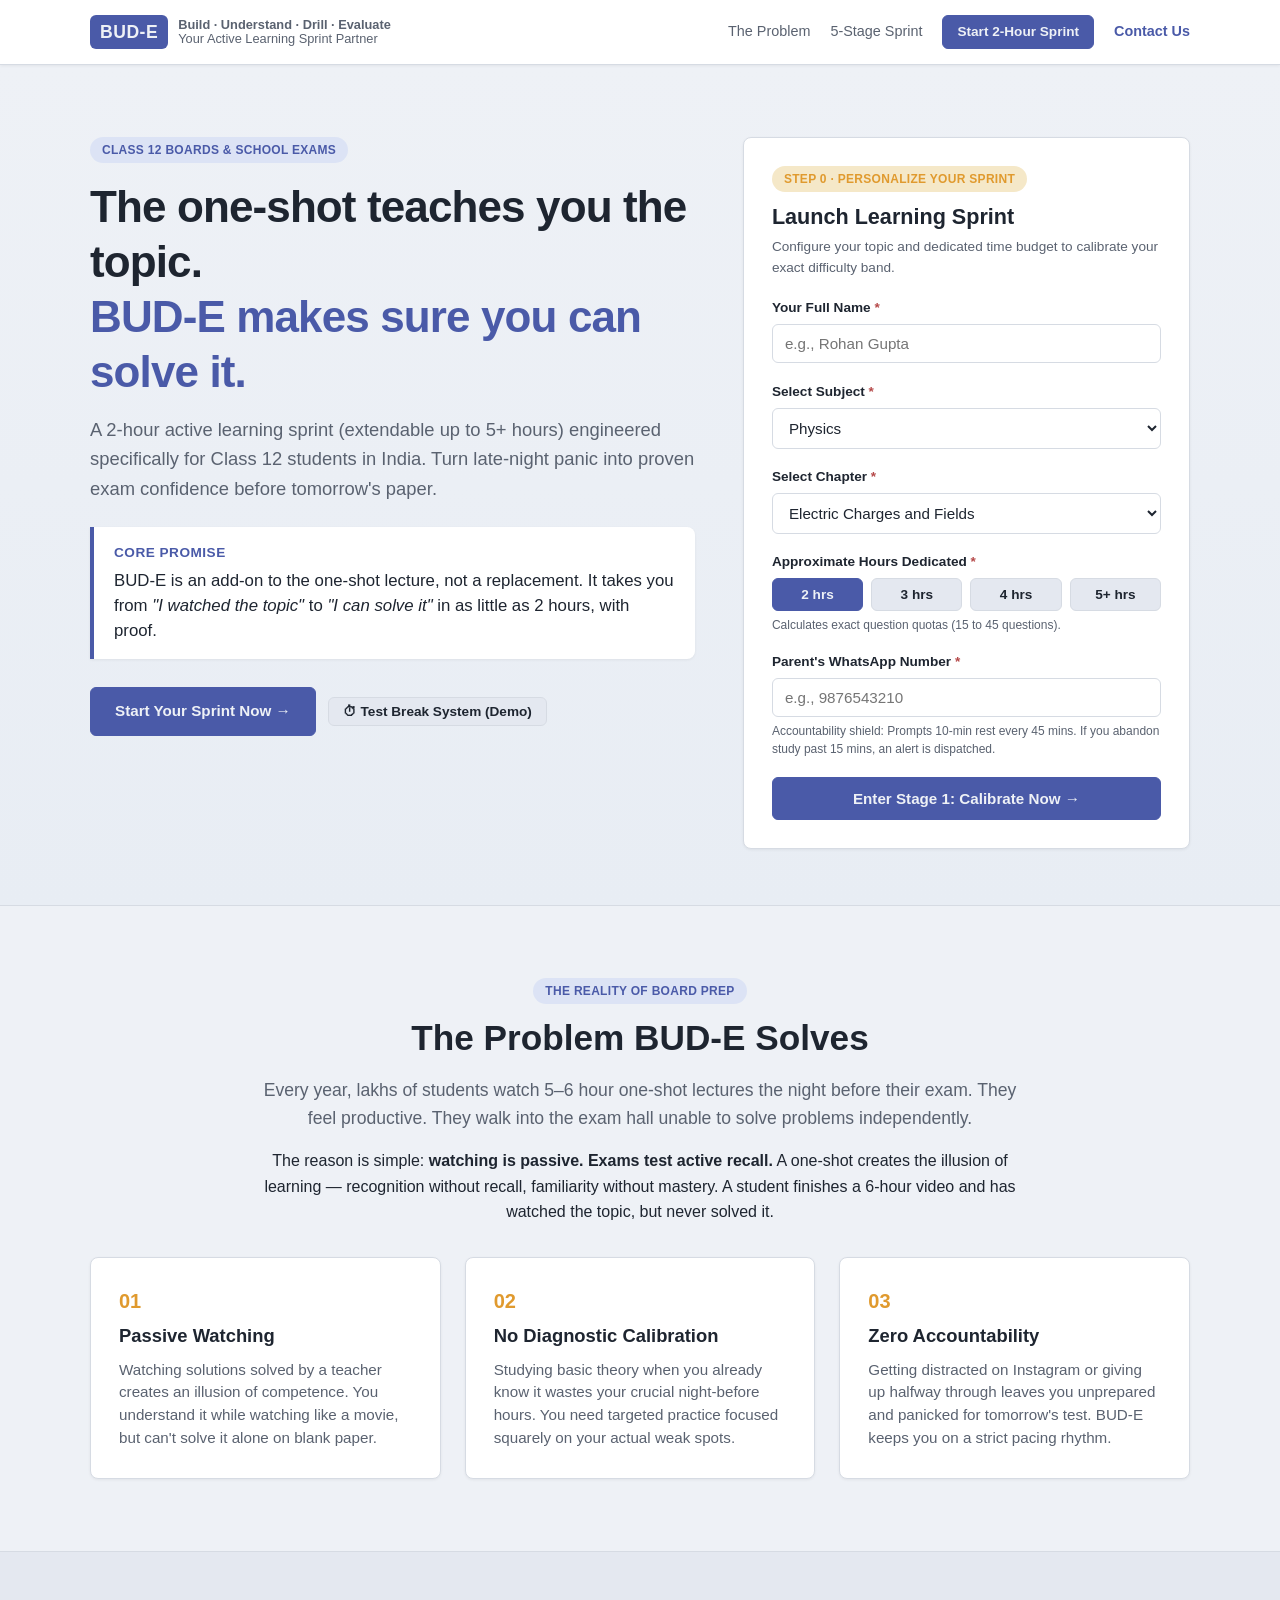
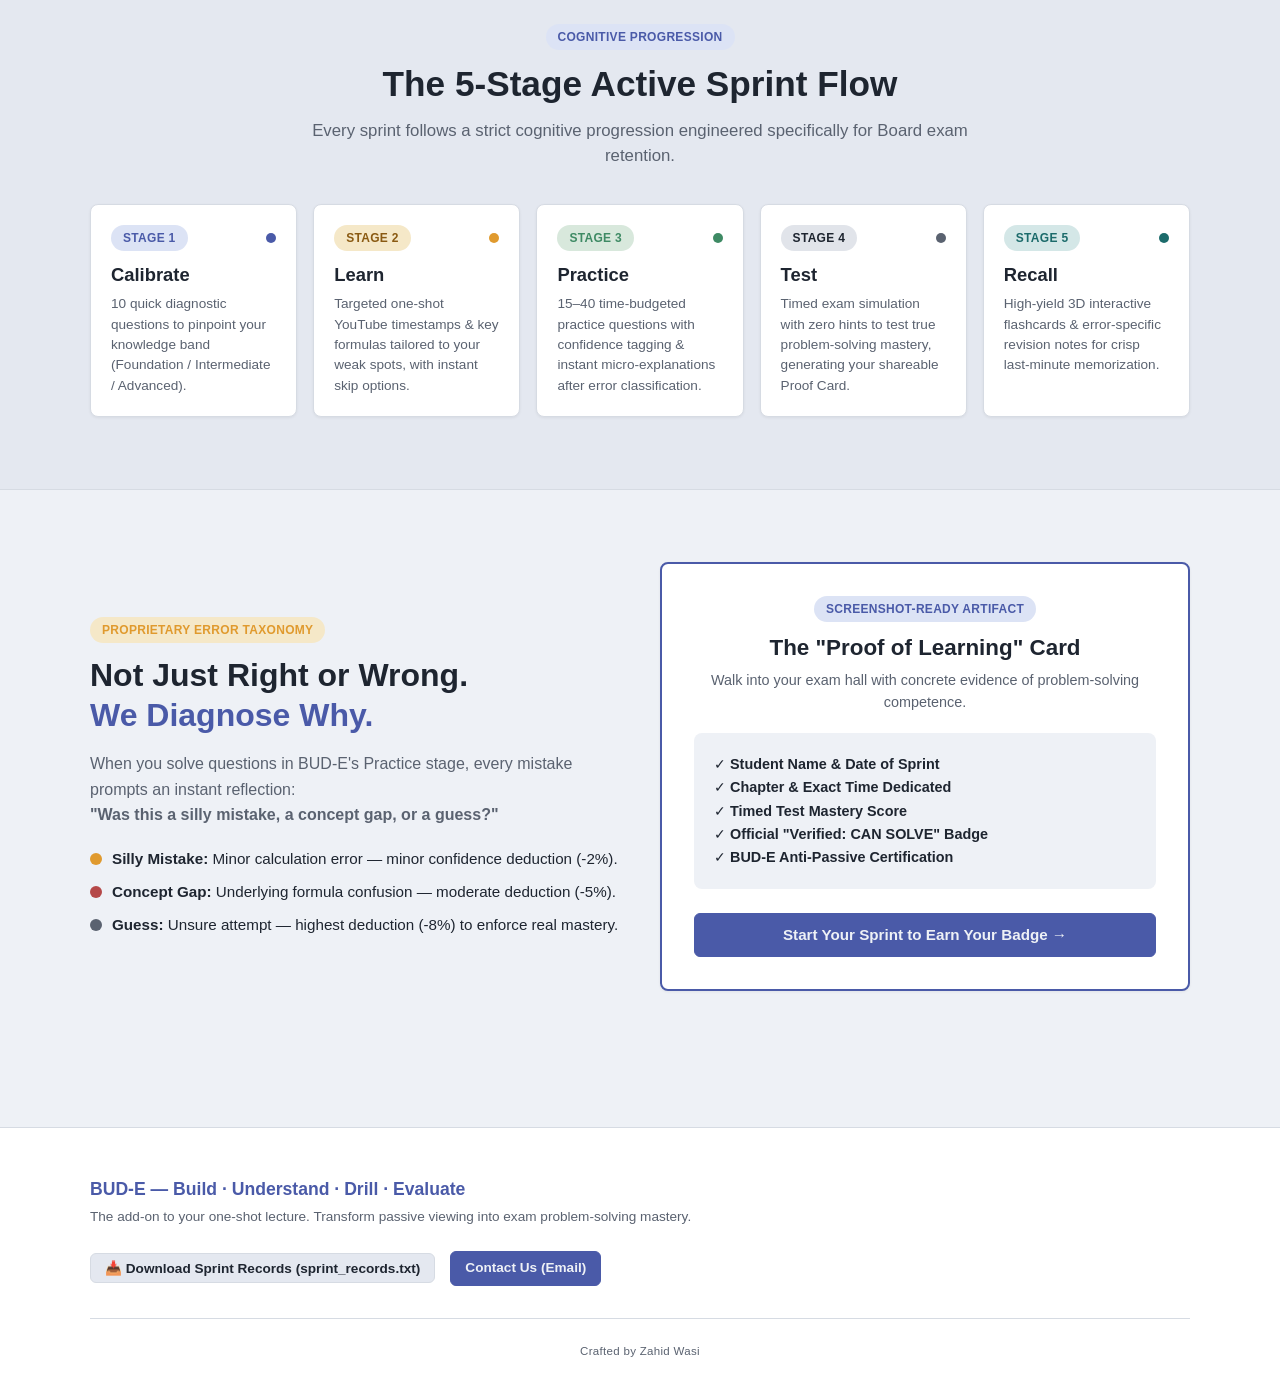
<file: scratch_new/bud-e/index.html>
<!DOCTYPE html>
<html lang="en">
<head>
  <meta charset="UTF-8">
  <meta name="viewport" content="width=device-width, initial-scale=1.0">
  <title>BUD-E — 2-Hour Active Learning Sprint for Class 12 Boards</title>
  <link rel="stylesheet" href="css/styles.css">
  <link rel="preconnect" href="https://fonts.googleapis.com">
  <link rel="preconnect" href="https://fonts.gstatic.com" crossorigin>
</head>
<body>

  <!-- NAVBAR -->
  <header class="navbar">
    <div class="container nav-content">
      <a href="#" class="logo-wrap" onclick="window.location.reload()">
        <span class="logo-badge">BUD-E</span>
        <div class="logo-subtext">
          <strong>Build · Understand · Drill · Evaluate</strong><br>
          Your Active Learning Sprint Partner
        </div>
      </a>
      
      <nav class="nav-links">
        <a href="#why-bude" class="nav-link">The Problem</a>
        <a href="#how-it-works" class="nav-link">5-Stage Sprint</a>
        <a href="#start-sprint" class="btn btn-primary btn-sm">Start 2-Hour Sprint</a>
        <a href="mailto:wasizahid1455@gmail.com?subject=BUD-E%20Feedback%20/%20Query" class="nav-link" style="color:var(--color-brand); font-weight:600;">Contact Us</a>
      </nav>
    </div>
  </header>

  <!-- ========================================================== -->
  <!-- HOMEPAGE VIEW -->
  <!-- ========================================================== -->
  <main id="homepage-view">

    <!-- HERO SECTION -->
    <section class="section-hero">
      <div class="container hero-grid">
        <div class="hero-left observe-enter">
          <span class="pill pill-brand">Class 12 Boards & School Exams</span>
          <h1 class="hero-title">
            The one-shot teaches you the topic.<br>
            <span class="text-brand">BUD-E makes sure you can solve it.</span>
          </h1>
          <p class="hero-subtitle">
            A 2-hour active learning sprint (extendable up to 5+ hours) engineered specifically for Class 12 students in India. Turn late-night panic into proven exam confidence before tomorrow's paper.
          </p>

          <div class="hero-promise-box">
            <div class="hero-promise-title">Core Promise</div>
            <div class="hero-promise-text">
              BUD-E is an add-on to the one-shot lecture, not a replacement. It takes you from <em>"I watched the topic"</em> to <em>"I can solve it"</em> in as little as 2 hours, with proof.
            </div>
          </div>

          <div style="display:flex; gap:12px; align-items:center; flex-wrap:wrap;">
            <a href="#start-sprint" class="btn btn-primary" style="padding:12px 24px;">Start Your Sprint Now →</a>
            <button id="btn-demo-break" class="btn btn-secondary btn-sm" title="Test the 45-min accountability break mechanism">
              ⏱ Test Break System (Demo)
            </button>
          </div>
        </div>

        <!-- SPRINT SETUP CARD (ONBOARDING) -->
        <div id="start-sprint" class="launcher-card observe-enter">
          <span class="pill pill-accent" style="margin-bottom:0.75rem;">Step 0 · Personalize Your Sprint</span>
          <h3 style="margin-bottom:0.4rem; font-size:1.35rem;">Launch Learning Sprint</h3>
          <p class="text-soft" style="font-size:0.85rem; margin-bottom:1.25rem;">
            Configure your topic and dedicated time budget to calibrate your exact difficulty band.
          </p>

          <form id="sprint-launcher-form">
            <!-- Student Name -->
            <div class="form-group">
              <label class="form-label" for="input-student-name">Your Full Name <span class="req">*</span></label>
              <input type="text" id="input-student-name" class="form-input" placeholder="e.g., Rohan Gupta" required>
            </div>

            <!-- Subject Selection -->
            <div class="form-group">
              <label class="form-label" for="select-subject">Select Subject <span class="req">*</span></label>
              <select id="select-subject" class="form-select" required></select>
            </div>

            <!-- Chapter Selection -->
            <div class="form-group">
              <label class="form-label" for="select-chapter">Select Chapter <span class="req">*</span></label>
              <select id="select-chapter" class="form-select" required></select>
            </div>

            <!-- Dedicated Hours Selection -->
            <div class="form-group">
              <label class="form-label">Approximate Hours Dedicated <span class="req">*</span></label>
              <div class="duration-pills">
                <button type="button" class="duration-btn active" data-hours="2">2 hrs</button>
                <button type="button" class="duration-btn" data-hours="3">3 hrs</button>
                <button type="button" class="duration-btn" data-hours="4">4 hrs</button>
                <button type="button" class="duration-btn" data-hours="5">5+ hrs</button>
              </div>
              <div class="helper-text">Calculates exact question quotas (15 to 45 questions).</div>
            </div>

            <!-- Parent WhatsApp Number -->
            <div class="form-group">
              <label class="form-label" for="input-parent-phone">Parent's WhatsApp Number <span class="req">*</span></label>
              <input type="tel" id="input-parent-phone" class="form-input" placeholder="e.g., 9876543210" pattern="[0-9]{10}" required>
              <div class="helper-text">
                Accountability shield: Prompts 10-min rest every 45 mins. If you abandon study past 15 mins, an alert is dispatched.
              </div>
            </div>

            <button type="submit" class="btn btn-primary" style="width:100%; padding:12px;">
              Enter Stage 1: Calibrate Now →
            </button>
          </form>
        </div>
      </div>
    </section>

    <!-- THE PROBLEM SECTION -->
    <section id="why-bude" class="section">
      <div class="container">
        <div style="max-width:760px; margin:0 auto; text-align:center;" class="observe-enter">
          <span class="pill pill-brand">The Reality of Board Prep</span>
          <h2 style="font-size:2.2rem; margin-top:0.75rem; margin-bottom:1rem;">The Problem BUD-E Solves</h2>
          <p style="font-size:1.1rem; color:var(--color-ink-soft); line-height:1.6;">
            Every year, lakhs of students watch 5–6 hour one-shot lectures the night before their exam. They feel productive. They walk into the exam hall unable to solve problems independently.
          </p>
          <p style="font-size:1rem; color:var(--color-ink); margin-top:1rem; line-height:1.6;">
            The reason is simple: <strong>watching is passive. Exams test active recall.</strong> A one-shot creates the illusion of learning — recognition without recall, familiarity without mastery. A student finishes a 6-hour video and has watched the topic, but never solved it.
          </p>
        </div>

        <!-- 3 Specific Gaps -->
        <div class="problem-grid">
          <!-- Gap 1 -->
          <div class="gap-card observe-enter">
            <div class="gap-number">01</div>
            <h3>Passive Watching</h3>
            <p class="text-soft" style="font-size:0.95rem;">
              Watching solutions solved by a teacher creates an illusion of competence. You understand it while watching like a movie, but can't solve it alone on blank paper.
            </p>
          </div>

          <!-- Gap 2 -->
          <div class="gap-card observe-enter">
            <div class="gap-number">02</div>
            <h3>No Diagnostic Calibration</h3>
            <p class="text-soft" style="font-size:0.95rem;">
              Studying basic theory when you already know it wastes your crucial night-before hours. You need targeted practice focused squarely on your actual weak spots.
            </p>
          </div>

          <!-- Gap 3 -->
          <div class="gap-card observe-enter">
            <div class="gap-number">03</div>
            <h3>Zero Accountability</h3>
            <p class="text-soft" style="font-size:0.95rem;">
              Getting distracted on Instagram or giving up halfway through leaves you unprepared and panicked for tomorrow's test. BUD-E keeps you on a strict pacing rhythm.
            </p>
          </div>
        </div>
      </div>
    </section>

    <!-- 5-STAGE SPRINT FLOW SECTION -->
    <section id="how-it-works" class="section" style="background-color:var(--color-paper-alt); border-top:1px solid var(--color-line); border-bottom:1px solid var(--color-line);">
      <div class="container">
        <div style="text-align:center; max-width:680px; margin:0 auto;" class="observe-enter">
          <span class="pill pill-brand">Cognitive Progression</span>
          <h2 style="font-size:2.2rem; margin-top:0.75rem; margin-bottom:0.75rem;">The 5-Stage Active Sprint Flow</h2>
          <p class="text-soft" style="font-size:1.05rem;">
            Every sprint follows a strict cognitive progression engineered specifically for Board exam retention.
          </p>
        </div>

        <div class="stage-timeline">
          <!-- Stage 1 -->
          <div class="stage-step-card observe-enter">
            <div class="stage-header">
              <span class="pill pill-stage-calibrate">Stage 1</span>
              <span class="stage-badge-dot dot-calibrate"></span>
            </div>
            <h4 style="font-size:1.15rem; margin-bottom:0.5rem;">Calibrate</h4>
            <p class="text-soft" style="font-size:0.85rem; line-height:1.5;">
              10 quick diagnostic questions to pinpoint your knowledge band (Foundation / Intermediate / Advanced).
            </p>
          </div>

          <!-- Stage 2 -->
          <div class="stage-step-card observe-enter">
            <div class="stage-header">
              <span class="pill pill-stage-learn">Stage 2</span>
              <span class="stage-badge-dot dot-learn"></span>
            </div>
            <h4 style="font-size:1.15rem; margin-bottom:0.5rem;">Learn</h4>
            <p class="text-soft" style="font-size:0.85rem; line-height:1.5;">
              Targeted one-shot YouTube timestamps & key formulas tailored to your weak spots, with instant skip options.
            </p>
          </div>

          <!-- Stage 3 -->
          <div class="stage-step-card observe-enter">
            <div class="stage-header">
              <span class="pill pill-stage-practice">Stage 3</span>
              <span class="stage-badge-dot dot-practice"></span>
            </div>
            <h4 style="font-size:1.15rem; margin-bottom:0.5rem;">Practice</h4>
            <p class="text-soft" style="font-size:0.85rem; line-height:1.5;">
              15–40 time-budgeted practice questions with confidence tagging & instant micro-explanations after error classification.
            </p>
          </div>

          <!-- Stage 4 -->
          <div class="stage-step-card observe-enter">
            <div class="stage-header">
              <span class="pill pill-stage-test">Stage 4</span>
              <span class="stage-badge-dot dot-test"></span>
            </div>
            <h4 style="font-size:1.15rem; margin-bottom:0.5rem;">Test</h4>
            <p class="text-soft" style="font-size:0.85rem; line-height:1.5;">
              Timed exam simulation with zero hints to test true problem-solving mastery, generating your shareable Proof Card.
            </p>
          </div>

          <!-- Stage 5 -->
          <div class="stage-step-card observe-enter">
            <div class="stage-header">
              <span class="pill pill-stage-recall">Stage 5</span>
              <span class="stage-badge-dot dot-recall"></span>
            </div>
            <h4 style="font-size:1.15rem; margin-bottom:0.5rem;">Recall</h4>
            <p class="text-soft" style="font-size:0.85rem; line-height:1.5;">
              High-yield 3D interactive flashcards & error-specific revision notes for crisp last-minute memorization.
            </p>
          </div>
        </div>
      </div>
    </section>

    <!-- CONFIDENCE METER & PROOF OF LEARNING HIGHLIGHT -->
    <section class="section">
      <div class="container" style="display:grid; grid-template-columns:1fr 1fr; gap:2.5rem; align-items:center;">
        <div class="observe-enter">
          <span class="pill pill-accent">Proprietary Error Taxonomy</span>
          <h2 style="font-size:2rem; margin-top:0.75rem; margin-bottom:1rem;">
            Not Just Right or Wrong.<br>
            <span class="text-brand">We Diagnose Why.</span>
          </h2>
          <p style="color:var(--color-ink-soft); font-size:1rem; line-height:1.6; margin-bottom:1.25rem;">
            When you solve questions in BUD-E's Practice stage, every mistake prompts an instant reflection:
            <br><strong>"Was this a silly mistake, a concept gap, or a guess?"</strong>
          </p>
          <ul style="list-style:none; display:flex; flex-direction:column; gap:10px; font-size:0.95rem;">
            <li style="display:flex; align-items:center; gap:10px;">
              <span style="width:12px; height:12px; border-radius:50%; background:var(--color-accent);"></span>
              <span><strong>Silly Mistake:</strong> Minor calculation error — minor confidence deduction (-2%).</span>
            </li>
            <li style="display:flex; align-items:center; gap:10px;">
              <span style="width:12px; height:12px; border-radius:50%; background:var(--color-danger);"></span>
              <span><strong>Concept Gap:</strong> Underlying formula confusion — moderate deduction (-5%).</span>
            </li>
            <li style="display:flex; align-items:center; gap:10px;">
              <span style="width:12px; height:12px; border-radius:50%; background:var(--color-ink-soft);"></span>
              <span><strong>Guess:</strong> Unsure attempt — highest deduction (-8%) to enforce real mastery.</span>
            </li>
          </ul>
        </div>

        <div class="card observe-enter" style="border:2px solid var(--color-brand); text-align:center; padding:2rem;">
          <div class="pill pill-brand" style="margin-bottom:0.75rem;">Screenshot-Ready Artifact</div>
          <h3 style="font-size:1.4rem; margin-bottom:0.5rem;">The "Proof of Learning" Card</h3>
          <p class="text-soft" style="font-size:0.9rem; margin-bottom:1.25rem;">
            Walk into your exam hall with concrete evidence of problem-solving competence.
          </p>
          <div style="background:var(--color-paper); border-radius:var(--radius-card); padding:1.25rem; text-align:left; font-size:0.9rem; line-height:1.6;">
            <div>✓ <strong>Student Name & Date of Sprint</strong></div>
            <div>✓ <strong>Chapter & Exact Time Dedicated</strong></div>
            <div>✓ <strong>Timed Test Mastery Score</strong></div>
            <div>✓ <strong>Official "Verified: CAN SOLVE" Badge</strong></div>
            <div>✓ <strong>BUD-E Anti-Passive Certification</strong></div>
          </div>
          <a href="#start-sprint" class="btn btn-primary" style="margin-top:1.5rem; width:100%;">
            Start Your Sprint to Earn Your Badge →
          </a>
        </div>
      </div>
    </section>

  </main>

  <!-- ========================================================== -->
  <!-- SPRINT ACTIVE WORKSPACE (SPA VIEW) -->
  <!-- ========================================================== -->
  <div id="sprint-workspace">
    <!-- Active Sprint Sticky Sub-Nav -->
    <div class="sprint-header">
      <div class="container sprint-nav-bar">
        <div class="sprint-info-badge">
          <span class="logo-badge" style="font-size:0.9rem; padding:3px 8px;">BUD-E SPRINT</span>
          <div>
            <strong id="workspace-student-name" style="font-size:0.95rem; color:var(--color-ink);">Student</strong>
            <span id="workspace-chapter-name" style="display:block; font-size:0.78rem; color:var(--color-ink-soft);">Topic</span>
          </div>
        </div>

        <!-- Stages Progress Tracker -->
        <div class="stage-indicators">
          <button class="stage-step-btn current" data-stage="calibrate">1. Calibrate</button>
          <button class="stage-step-btn" data-stage="learn">2. Learn</button>
          <button class="stage-step-btn" data-stage="practice">3. Practice</button>
          <button class="stage-step-btn" data-stage="test">4. Test</button>
          <button class="stage-step-btn" data-stage="recall">5. Recall</button>
        </div>
      </div>
    </div>

    <!-- Active Stage Mount Container -->
    <div class="container" style="padding-top:2rem; padding-bottom:3rem;">
      <div id="stage-container">
        <!-- Rendered dynamically by app.js -->
      </div>
    </div>
  </div>

  <!-- ========================================================== -->
  <!-- MODALS: ACCOUNTABILITY & BREAK SYSTEM -->
  <!-- ========================================================== -->

  <!-- Modal 1: 45-min Break Prompt -->
  <div id="modal-break-prompt" class="modal-overlay">
    <div class="modal-content modal-break-theme">
      <span class="pill" style="background:#F2D9D6; color:#B54848; margin-bottom:0.75rem;">Accountability Pulse</span>
      <h3 style="font-size:1.35rem; margin-bottom:0.5rem; color:var(--color-ink);">45 Minutes Completed!</h3>
      <p style="font-size:0.95rem; color:var(--color-ink-soft); line-height:1.5; margin-bottom:1.5rem;">
        Would you like to take a quick 10-minute mental break? Resting replenishes cognitive focus for problem solving.
      </p>
      <div style="display:flex; gap:10px;">
        <button id="btn-break-yes" class="btn btn-primary" style="flex:1;">Yes, Take Break (10m)</button>
        <button id="btn-break-no" class="btn btn-secondary" style="flex:1;">No, Continue Sprint</button>
      </div>
    </div>
  </div>

  <!-- Modal 2: Active Break Countdown Screen -->
  <div id="modal-break-session" class="modal-overlay">
    <div class="modal-content" style="text-align:center;">
      <span class="pill pill-brand" style="margin-bottom:0.75rem;">Break Mode Active</span>
      <h3 style="font-size:1.35rem; margin-bottom:0.25rem;">Step Away From The Screen</h3>
      <p class="text-soft" style="font-size:0.85rem; margin-bottom:1.25rem;">
        Relax your eyes, drink water, and prepare for the next practice round.
      </p>

      <div style="font-size:3.5rem; font-weight:700; font-family:monospace; color:var(--color-brand); margin-bottom:1rem;" id="break-countdown-timer">
        15:00
      </div>

      <div id="break-warning-notice" style="display:none; background:var(--color-warning-tint); color:#8E3939; padding:10px; border-radius:var(--radius-btn); font-size:0.85rem; margin-bottom:1.25rem;"></div>

      <button id="btn-resume-sprint" class="btn btn-accent" style="width:100%; padding:12px; font-size:1rem;">
        Click Here To Resume Learning Sprint →
      </button>
      <div class="helper-text" style="margin-top:0.5rem;">
        Clicking notifies BUD-E that you have safely returned to your desk.
      </div>
    </div>
  </div>

  <!-- ========================================================== -->
  <!-- FOOTER -->
  <!-- ========================================================== -->
  <footer class="footer">
    <div class="container">
      <div class="footer-content">
        <div>
          <div class="footer-brand">BUD-E — Build · Understand · Drill · Evaluate</div>
          <p class="footer-tagline">
            The add-on to your one-shot lecture. Transform passive viewing into exam problem-solving mastery.
          </p>
        </div>

        <div style="display:flex; align-items:center; gap:15px; flex-wrap:wrap;">
          <button id="btn-download-logs" class="btn btn-secondary btn-sm" title="Download the human-readable user sprint ledger">
            📥 Download Sprint Records (sprint_records.txt)
          </button>
          <a href="mailto:wasizahid1455@gmail.com?subject=BUD-E%20Bug%20Report%20/%20Feedback" class="btn btn-primary btn-sm">
            Contact Us (Email)
          </a>
        </div>
      </div>

      <!-- VERY BOTTOM SIGNATURE -->
      <div class="footer-signature">
        Crafted by Zahid Wasi
      </div>
    </div>
  </footer>

  <!-- Scripts -->
  <script src="js/data/curriculum.js"></script>
  <script src="js/data/videos.js"></script>
  <script src="js/data/calibration.js"></script>
  <script src="js/data/short_notes.js"></script>
  <script src="js/data/practice_bank.js"></script>
  <script src="js/app.js"></script>
</body>
</html>
</file>
<file: scratch_new/bud-e/css/styles.css>
/* BUD-E Design System & Stylesheet 
   Conforming strictly to BUD-E Brand Specifications */

:root {
  /* Homepage Hero Colours */
  --color-paper: #EEF1F6;
  --color-paper-alt: #E4E8F0;
  --color-card: #FFFFFF;
  
  /* Brand & Accent */
  --color-brand: #4A5AA8;
  --color-brand-hover: #3A4789;
  --color-brand-tint: #DCE3F5;
  --color-accent: #E09A2E;
  --color-accent-tint: #F5E8C8;

  /* Anchors */
  --color-ink: #1E2530;
  --color-ink-soft: #5A6270;
  --color-line: #D6DBE3;

  /* Status */
  --color-success: #3E8A64;
  --color-success-tint: #D8E8DC;
  --color-warning: #C1703D;
  --color-warning-tint: #F2D9D6;
  --color-danger: #B54848;
  --color-danger-tint: #F2D9D6;
  --color-break: #F2D9D6;

  /* Stage Tints */
  --color-stage-calibrate: #DCE3F5;
  --color-stage-learn: #F5E8C8;
  --color-stage-practice: #D8E8DC;
  --color-stage-test: #E1E4EA;
  --color-stage-recall: #D4E7E7;

  /* Level Colours */
  --color-level-foundation: #8E9A6E;
  --color-level-intermediate: #4A5AA8;
  --color-level-advanced: #2C7A7A;

  /* UI Tokens */
  --radius-card: 8px;
  --radius-btn: 6px;
  --radius-pill: 999px;
  --shadow-subtle: 0 1px 3px rgba(0, 0, 0, 0.06);
  --focus-ring: rgba(74, 90, 168, 0.4);
}

/* Reset & Base */
*, *::before, *::after {
  box-sizing: border-box;
  margin: 0;
  padding: 0;
}

html {
  scroll-behavior: smooth;
  font-size: 16px;
}

body {
  background-color: var(--color-paper);
  color: var(--color-ink);
  font-family: -apple-system, BlinkMacSystemFont, "Segoe UI", Roboto, "Helvetica Neue", Arial, sans-serif;
  line-height: 1.5;
  -webkit-font-smoothing: antialiased;
  min-height: 100vh;
}

/* Typography Rules: No pure black (#000) or pure white (#fff) text */
h1, h2, h3, h4, h5, h6 {
  color: var(--color-ink);
  font-weight: 600;
  line-height: 1.25;
}

p, span, li, label {
  color: var(--color-ink);
}

.text-soft {
  color: var(--color-ink-soft);
}

.text-brand {
  color: var(--color-brand);
}

.text-accent {
  color: var(--color-accent);
}

/* Container */
.container {
  width: 100%;
  max-width: 1140px;
  margin-left: auto;
  margin-right: auto;
  padding-left: 1.25rem;
  padding-right: 1.25rem;
}

/* Navbar */
.navbar {
  background-color: var(--color-card);
  border-bottom: 1px solid var(--color-line);
  position: sticky;
  top: 0;
  z-index: 50;
  box-shadow: var(--shadow-subtle);
}

.nav-content {
  display: flex;
  align-items: center;
  justify-content: space-between;
  height: 64px;
}

.logo-wrap {
  display: flex;
  align-items: center;
  gap: 10px;
  text-decoration: none;
}

.logo-badge {
  background-color: var(--color-brand);
  color: #EEF1F6;
  font-weight: 700;
  font-size: 1.1rem;
  letter-spacing: 0.5px;
  padding: 4px 10px;
  border-radius: var(--radius-btn);
}

.logo-subtext {
  font-size: 0.8rem;
  color: var(--color-ink-soft);
  font-weight: 500;
  line-height: 1.1;
}

.nav-links {
  display: flex;
  align-items: center;
  gap: 20px;
}

.nav-link {
  color: var(--color-ink-soft);
  text-decoration: none;
  font-size: 0.9rem;
  font-weight: 500;
  transition: color 150ms ease-out;
}

.nav-link:hover {
  color: var(--color-brand);
}

/* Buttons */
.btn {
  display: inline-flex;
  align-items: center;
  justify-content: center;
  gap: 8px;
  font-size: 0.95rem;
  font-weight: 600;
  padding: 10px 20px;
  border-radius: var(--radius-btn);
  border: 1px solid transparent;
  cursor: pointer;
  transition: background-color 150ms ease-out, border-color 150ms ease-out;
  text-decoration: none;
}

.btn:focus-visible {
  outline: none;
  box-shadow: 0 0 0 3px var(--focus-ring);
  transition: box-shadow 100ms ease-out;
}

.btn-primary {
  background-color: var(--color-brand);
  color: #EEF1F6;
  border-color: var(--color-brand);
}

.btn-primary:hover {
  background-color: var(--color-brand-hover);
  border-color: var(--color-brand-hover);
}

.btn-secondary {
  background-color: var(--color-paper-alt);
  color: var(--color-ink);
  border-color: var(--color-line);
}

.btn-secondary:hover {
  background-color: #D8DFEB;
}

.btn-accent {
  background-color: var(--color-accent);
  color: #EEF1F6;
}

.btn-accent:hover {
  background-color: #C88424;
}

.btn-sm {
  padding: 6px 14px;
  font-size: 0.85rem;
}

/* Cards */
.card {
  background-color: var(--color-card);
  border: 1px solid var(--color-line);
  border-radius: var(--radius-card);
  padding: 1.5rem;
  box-shadow: var(--shadow-subtle);
}

/* Pills */
.pill {
  display: inline-flex;
  align-items: center;
  gap: 6px;
  padding: 4px 12px;
  border-radius: var(--radius-pill);
  font-size: 0.75rem;
  font-weight: 600;
  letter-spacing: 0.3px;
  text-transform: uppercase;
}

.pill-brand {
  background-color: var(--color-brand-tint);
  color: var(--color-brand);
}

.pill-accent {
  background-color: var(--color-accent-tint);
  color: var(--color-accent);
}

.pill-stage-calibrate { background: var(--color-stage-calibrate); color: var(--color-brand); }
.pill-stage-learn { background: var(--color-stage-learn); color: #8A5A12; }
.pill-stage-practice { background: var(--color-stage-practice); color: var(--color-success); }
.pill-stage-test { background: var(--color-stage-test); color: var(--color-ink); }
.pill-stage-recall { background: var(--color-stage-recall); color: #1C6B6B; }

/* Sections */
.section {
  padding: 4.5rem 0;
}

.section-hero {
  /* Subtle ≤3% vertical wash using Paper base and Paper alt */
  background: linear-gradient(180deg, #EEF1F6 0%, #E8EDF4 100%);
  padding: 4.5rem 0 3.5rem;
  border-bottom: 1px solid var(--color-line);
}

.hero-grid {
  display: grid;
  grid-template-columns: 1.15fr 0.85fr;
  gap: 3rem;
  align-items: start;
}

@media (max-width: 900px) {
  .hero-grid {
    grid-template-columns: 1fr;
    gap: 2.5rem;
  }
}

.hero-title {
  font-size: 2.75rem;
  letter-spacing: -0.02em;
  margin-top: 1rem;
  margin-bottom: 1rem;
}

.hero-subtitle {
  font-size: 1.15rem;
  color: var(--color-ink-soft);
  margin-bottom: 1.5rem;
  line-height: 1.6;
}

.hero-promise-box {
  background-color: var(--color-card);
  border-left: 4px solid var(--color-brand);
  border-radius: 0 var(--radius-card) var(--radius-card) 0;
  padding: 1rem 1.25rem;
  margin-bottom: 1.75rem;
  box-shadow: var(--shadow-subtle);
}

.hero-promise-title {
  font-size: 0.85rem;
  font-weight: 700;
  color: var(--color-brand);
  text-transform: uppercase;
  letter-spacing: 0.5px;
  margin-bottom: 0.25rem;
}

.hero-promise-text {
  font-size: 1.05rem;
  font-weight: 500;
  color: var(--color-ink);
}

/* Problem Section */
.problem-grid {
  display: grid;
  grid-template-columns: repeat(3, 1fr);
  gap: 1.5rem;
  margin-top: 2rem;
}

@media (max-width: 768px) {
  .problem-grid {
    grid-template-columns: 1fr;
  }
}

.gap-card {
  background-color: var(--color-card);
  border: 1px solid var(--color-line);
  border-radius: var(--radius-card);
  padding: 1.75rem;
  box-shadow: var(--shadow-subtle);
  position: relative;
}

.gap-number {
  font-size: 1.25rem;
  font-weight: 700;
  color: var(--color-accent);
  margin-bottom: 0.5rem;
}

.gap-card h3 {
  font-size: 1.15rem;
  margin-bottom: 0.75rem;
}

/* 5-Stage Flow */
.stage-timeline {
  display: grid;
  grid-template-columns: repeat(5, 1fr);
  gap: 1rem;
  margin-top: 2.25rem;
}

@media (max-width: 900px) {
  .stage-timeline {
    grid-template-columns: 1fr;
  }
}

.stage-step-card {
  background-color: var(--color-card);
  border: 1px solid var(--color-line);
  border-radius: var(--radius-card);
  padding: 1.25rem;
  display: flex;
  flex-direction: column;
  box-shadow: var(--shadow-subtle);
}

.stage-header {
  display: flex;
  align-items: center;
  justify-content: space-between;
  margin-bottom: 0.75rem;
}

.stage-badge-dot {
  width: 10px;
  height: 10px;
  border-radius: 50%;
}

.dot-calibrate { background: var(--color-brand); }
.dot-learn { background: var(--color-accent); }
.dot-practice { background: var(--color-success); }
.dot-test { background: var(--color-ink-soft); }
.dot-recall { background: #1C6B6B; }

/* Sprint Launcher Form */
.launcher-card {
  background-color: var(--color-card);
  border: 1px solid var(--color-line);
  border-radius: var(--radius-card);
  padding: 1.75rem;
  box-shadow: var(--shadow-subtle);
}

.form-group {
  margin-bottom: 1.15rem;
}

.form-label {
  display: block;
  font-size: 0.85rem;
  font-weight: 600;
  color: var(--color-ink);
  margin-bottom: 0.35rem;
}

.form-label span.req {
  color: var(--color-danger);
}

.form-input, .form-select {
  width: 100%;
  padding: 10px 12px;
  font-size: 0.95rem;
  border: 1px solid var(--color-line);
  border-radius: var(--radius-btn);
  background-color: #FFFFFF;
  color: var(--color-ink);
  transition: border-color 150ms ease-out;
}

.form-input:focus, .form-select:focus {
  outline: none;
  border-color: var(--color-brand);
  box-shadow: 0 0 0 3px var(--focus-ring);
}

.helper-text {
  font-size: 0.75rem;
  color: var(--color-ink-soft);
  margin-top: 0.3rem;
}

.duration-pills {
  display: grid;
  grid-template-columns: repeat(4, 1fr);
  gap: 8px;
}

.duration-btn {
  padding: 8px 4px;
  font-size: 0.85rem;
  font-weight: 600;
  text-align: center;
  background-color: var(--color-paper-alt);
  border: 1px solid var(--color-line);
  border-radius: var(--radius-btn);
  cursor: pointer;
  color: var(--color-ink);
  transition: background-color 150ms ease-out, border-color 150ms ease-out;
}

.duration-btn.active {
  background-color: var(--color-brand);
  color: #EEF1F6;
  border-color: var(--color-brand);
}

/* SPRINT WORKSPACE (ACTIVE EXPERIENCE) */
#sprint-workspace {
  display: none;
}

.sprint-header {
  background-color: var(--color-card);
  border-bottom: 1px solid var(--color-line);
  padding: 1rem 0;
  box-shadow: var(--shadow-subtle);
  position: sticky;
  top: 64px;
  z-index: 40;
}

.sprint-nav-bar {
  display: flex;
  align-items: center;
  justify-content: space-between;
  flex-wrap: wrap;
  gap: 1rem;
}

.sprint-info-badge {
  display: flex;
  align-items: center;
  gap: 10px;
}

.stage-indicators {
  display: flex;
  align-items: center;
  gap: 6px;
  background-color: var(--color-paper);
  padding: 4px;
  border-radius: var(--radius-pill);
}

.stage-step-btn {
  padding: 4px 12px;
  border-radius: var(--radius-pill);
  font-size: 0.8rem;
  font-weight: 600;
  background: transparent;
  border: none;
  color: var(--color-ink-soft);
  cursor: pointer;
  transition: background-color 150ms ease-out, color 150ms ease-out;
}

.stage-step-btn.current {
  background-color: var(--color-card);
  color: var(--color-ink);
  box-shadow: var(--shadow-subtle);
}

.stage-step-btn.completed {
  color: var(--color-success);
}

/* Confidence Meter Widget */
.confidence-widget {
  display: flex;
  align-items: center;
  gap: 10px;
  background: var(--color-paper-alt);
  padding: 6px 14px;
  border-radius: var(--radius-pill);
}

.meter-track {
  width: 90px;
  height: 8px;
  background: var(--color-line);
  border-radius: var(--radius-pill);
  overflow: hidden;
}

.meter-fill {
  height: 100%;
  background-color: var(--color-accent);
  width: 50%;
  transition: width 400ms ease-out, background-color 200ms ease-out;
}

/* Question Layout */
.question-card {
  background-color: var(--color-card);
  border: 1px solid var(--color-line);
  border-radius: var(--radius-card);
  padding: 2rem;
  margin-top: 1.5rem;
  box-shadow: var(--shadow-subtle);
}

.question-text {
  font-size: 1.15rem;
  font-weight: 600;
  margin-bottom: 1.5rem;
  color: var(--color-ink);
  line-height: 1.45;
}

.options-list {
  display: flex;
  flex-direction: column;
  gap: 10px;
  margin-bottom: 1.5rem;
}

.option-btn {
  text-align: left;
  padding: 12px 16px;
  border-radius: var(--radius-btn);
  border: 1px solid var(--color-line);
  background-color: var(--color-paper);
  color: var(--color-ink);
  font-size: 0.95rem;
  cursor: pointer;
  display: flex;
  align-items: center;
  gap: 12px;
  transition: background-color 150ms ease-out, border-color 150ms ease-out;
}

.option-btn:hover:not(:disabled) {
  background-color: var(--color-paper-alt);
  border-color: #BAC2D0;
}

.option-btn.selected {
  border-color: var(--color-brand);
  background-color: var(--color-brand-tint);
}

.option-btn.correct {
  border-color: var(--color-success);
  background-color: var(--color-success-tint);
  color: var(--color-ink);
}

.option-btn.wrong {
  border-color: var(--color-danger);
  background-color: var(--color-danger-tint);
  color: var(--color-ink);
}

.option-btn:disabled {
  cursor: default;
}

/* Hint Box */
.hint-container {
  display: none;
  background-color: var(--color-accent-tint);
  border-left: 4px solid var(--color-accent);
  padding: 12px 16px;
  border-radius: 0 var(--radius-btn) var(--radius-btn) 0;
  margin-top: 1rem;
  margin-bottom: 1.25rem;
  font-size: 0.9rem;
  color: #5D3E0C;
  transform: translateY(8px);
  opacity: 0;
  transition: transform 200ms ease-out, opacity 200ms ease-out;
}

.hint-container.visible {
  display: block;
  transform: translateY(0);
  opacity: 1;
}

.hint-badge {
  display: inline-flex;
  align-items: center;
  gap: 6px;
  font-weight: 700;
  color: #8A5A12;
  margin-bottom: 4px;
}

.hint-dot {
  width: 8px;
  height: 8px;
  border-radius: 50%;
  background-color: var(--color-accent);
}

/* Error Classification Modal/Card */
.error-tag-box {
  display: none;
  background-color: var(--color-paper-alt);
  border: 1px solid var(--color-line);
  border-radius: var(--radius-card);
  padding: 1.25rem;
  margin-top: 1.25rem;
}

.error-tag-box.active {
  display: block;
  animation: slideFadeIn 200ms ease-out;
}

.tag-options {
  display: grid;
  grid-template-columns: repeat(3, 1fr);
  gap: 10px;
  margin-top: 0.75rem;
}

@media (max-width: 600px) {
  .tag-options {
    grid-template-columns: 1fr;
  }
}

.tag-btn {
  padding: 10px;
  background-color: var(--color-card);
  border: 1px solid var(--color-line);
  border-radius: var(--radius-btn);
  font-size: 0.85rem;
  font-weight: 600;
  cursor: pointer;
  text-align: center;
  color: var(--color-ink);
  transition: background-color 150ms ease-out, border-color 150ms ease-out;
}

.tag-btn:hover {
  border-color: var(--color-brand);
}

/* Solution Display */
.solution-box {
  display: none;
  background-color: #FFFFFF;
  border: 1px solid var(--color-line);
  border-radius: var(--radius-btn);
  padding: 1.25rem;
  margin-top: 1.25rem;
}

.solution-box.visible {
  display: block;
  animation: slideFadeIn 200ms ease-out;
}

/* Responsive Video Player */
.video-responsive-wrapper {
  position: relative;
  width: 100%;
  padding-bottom: 56.25%; /* 16:9 ratio */
  height: 0;
  border-radius: var(--radius-card);
  overflow: hidden;
  background-color: #1E2530;
  box-shadow: var(--shadow-subtle);
  margin-bottom: 1.5rem;
}

.video-responsive-wrapper iframe {
  position: absolute;
  top: 0;
  left: 0;
  width: 100%;
  height: 100%;
  border: 0;
}

.video-unavailable-placeholder {
  position: absolute;
  top: 0;
  left: 0;
  width: 100%;
  height: 100%;
  display: flex;
  flex-direction: column;
  align-items: center;
  justify-content: center;
  background-color: var(--color-paper-alt);
  color: var(--color-ink-soft);
  padding: 2rem;
  text-align: center;
}

/* Flashcards 3D Flip */
.flashcard-stage {
  perspective: 1000px;
  width: 100%;
  max-width: 640px;
  margin: 1.5rem auto;
}

.flashcard {
  width: 100%;
  min-height: 260px;
  position: relative;
  transform-style: preserve-3d;
  transition: transform 400ms ease-in-out;
  cursor: pointer;
  border-radius: var(--radius-card);
}

.flashcard.flipped {
  transform: rotateY(180deg);
}

.flashcard-face {
  position: absolute;
  top: 0;
  left: 0;
  width: 100%;
  height: 100%;
  backface-visibility: hidden;
  -webkit-backface-visibility: hidden;
  border-radius: var(--radius-card);
  border: 1px solid var(--color-line);
  box-shadow: var(--shadow-subtle);
  padding: 2rem;
  display: flex;
  flex-direction: column;
  justify-content: space-between;
}

.flashcard-front {
  background-color: #FFFFFF;
}

.flashcard-back {
  background-color: var(--color-stage-recall);
  transform: rotateY(180deg);
}

/* Proof of Learning Card */
.proof-card-wrap {
  max-width: 580px;
  margin: 2rem auto;
  background-color: #FFFFFF;
  border: 2px solid var(--color-brand);
  border-radius: var(--radius-card);
  padding: 2.25rem;
  box-shadow: var(--shadow-subtle);
  position: relative;
  text-align: center;
}

.badge-can-solve {
  display: inline-flex;
  align-items: center;
  gap: 8px;
  background-color: var(--color-success-tint);
  color: var(--color-success);
  border: 1px solid var(--color-success);
  padding: 8px 18px;
  border-radius: var(--radius-pill);
  font-weight: 700;
  font-size: 1rem;
  margin: 1rem 0;
}

/* Break & Accountability Modals */
.modal-overlay {
  position: fixed;
  top: 0;
  left: 0;
  width: 100%;
  height: 100%;
  background-color: rgba(30, 37, 48, 0.45);
  display: none;
  align-items: center;
  justify-content: center;
  z-index: 100;
  padding: 1rem;
}

.modal-overlay.active {
  display: flex;
}

.modal-content {
  background-color: var(--color-card);
  border-radius: var(--radius-card);
  border: 1px solid var(--color-line);
  max-width: 460px;
  width: 100%;
  padding: 2rem;
  box-shadow: var(--shadow-subtle);
  transform: scale(0.96);
  opacity: 0;
  transition: transform 200ms ease-out, opacity 200ms ease-out;
}

.modal-overlay.active .modal-content {
  transform: scale(1);
  opacity: 1;
}

.modal-break-theme {
  background-color: #FFF8F7;
  border-color: #EAC9C6;
}

/* Animations */
@keyframes slideFadeIn {
  from {
    opacity: 0;
    transform: translateY(8px);
  }
  to {
    opacity: 1;
    transform: translateY(0);
  }
}

.animate-entrance {
  animation: slideFadeIn 250ms ease-out forwards;
}

/* Skeleton Loading Shimmer */
.skeleton {
  background: linear-gradient(90deg, #E4E8F0 25%, #EEF1F6 50%, #E4E8F0 75%);
  background-size: 200% 100%;
  animation: shimmer 1.5s infinite;
  border-radius: 4px;
}

@keyframes shimmer {
  0% { background-position: 200% 0; }
  100% { background-position: -200% 0; }
}

/* Reduced Motion Support */
@media (prefers-reduced-motion: reduce) {
  *, *::before, *::after {
    animation-duration: 0.01ms !important;
    animation-iteration-count: 1 !important;
    transition-duration: 0.01ms !important;
    scroll-behavior: auto !important;
  }
  
  .flashcard {
    transition: none !important;
  }
}

/* Footer */
.footer {
  background-color: var(--color-card);
  border-top: 1px solid var(--color-line);
  padding: 3rem 0 2rem;
  margin-top: 4rem;
}

.footer-content {
  display: flex;
  align-items: center;
  justify-content: space-between;
  flex-wrap: wrap;
  gap: 1.5rem;
  padding-bottom: 2rem;
  border-bottom: 1px solid var(--color-line);
}

.footer-brand {
  font-weight: 700;
  color: var(--color-brand);
  font-size: 1.1rem;
}

.footer-tagline {
  color: var(--color-ink-soft);
  font-size: 0.85rem;
  margin-top: 4px;
}

.footer-signature {
  text-align: center;
  padding-top: 1.5rem;
  font-size: 0.72rem;
  color: var(--color-ink-soft);
  letter-spacing: 0.3px;
}
</file>
